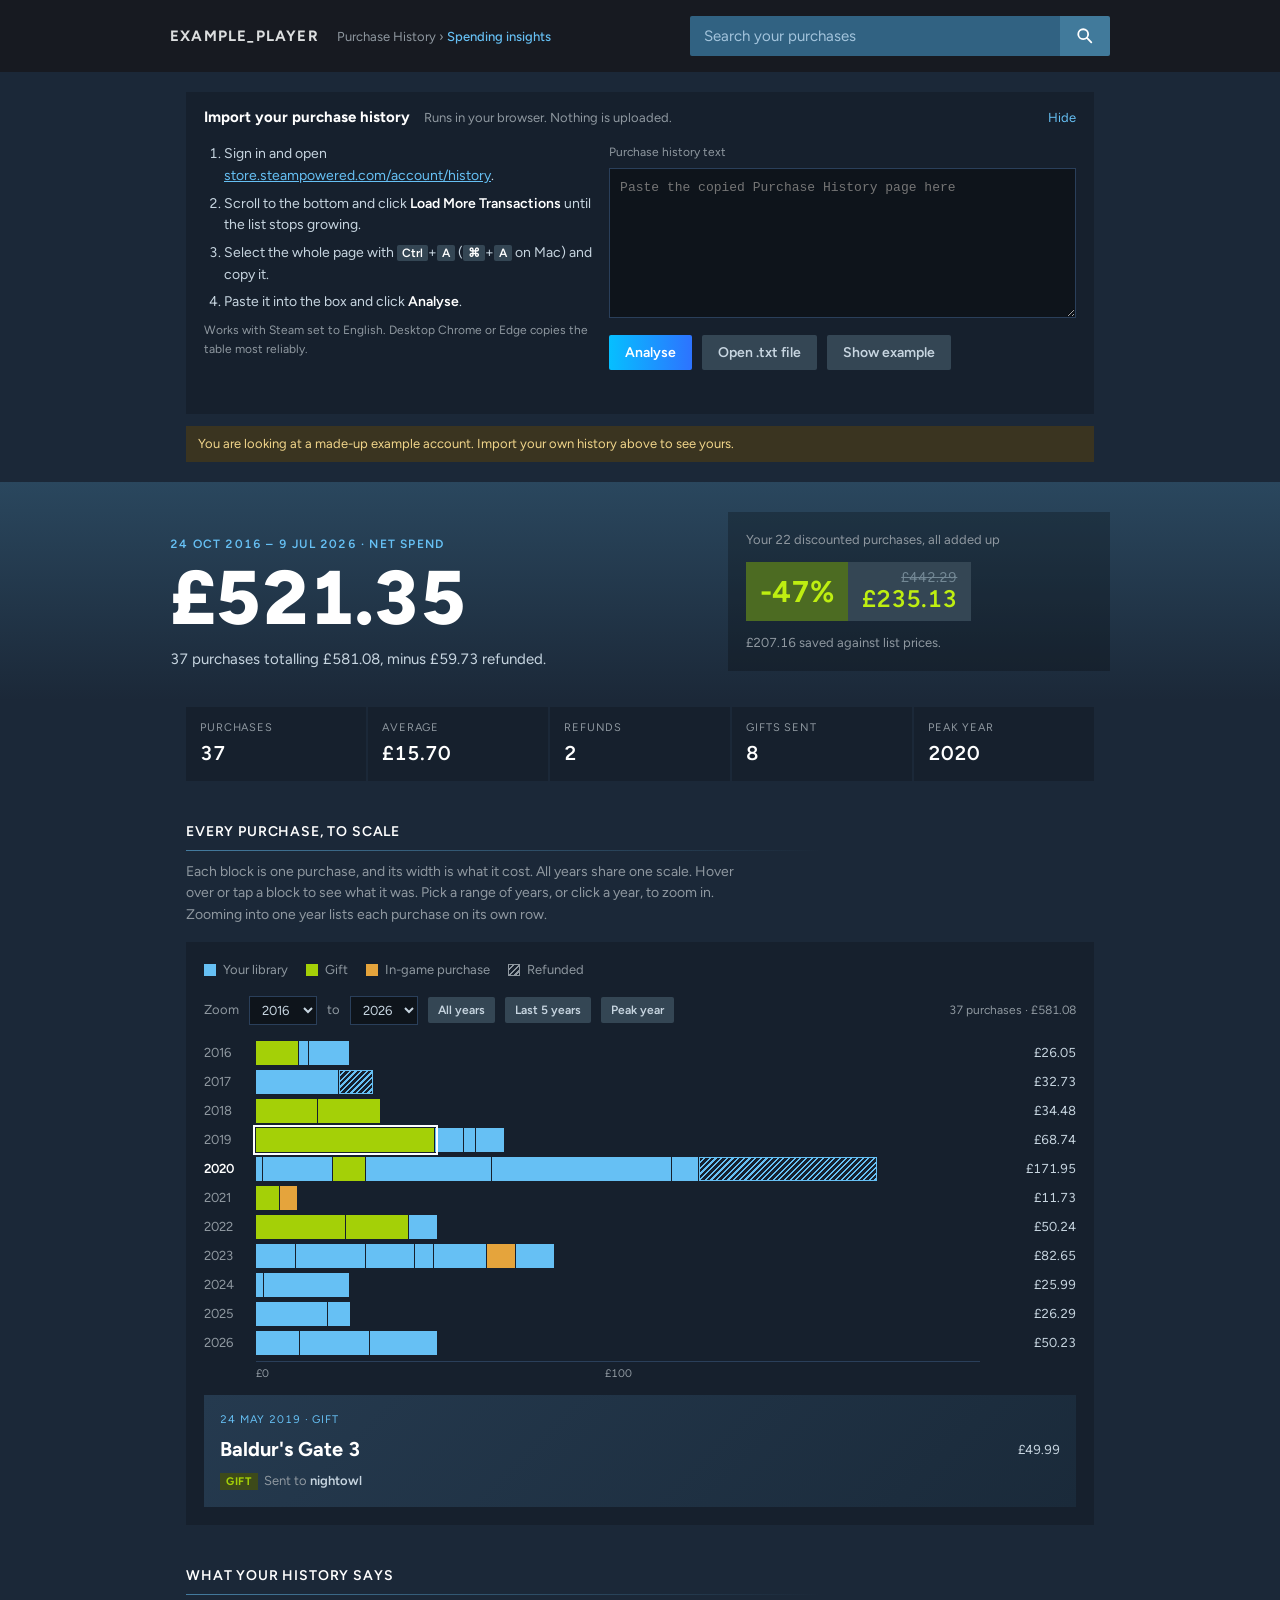
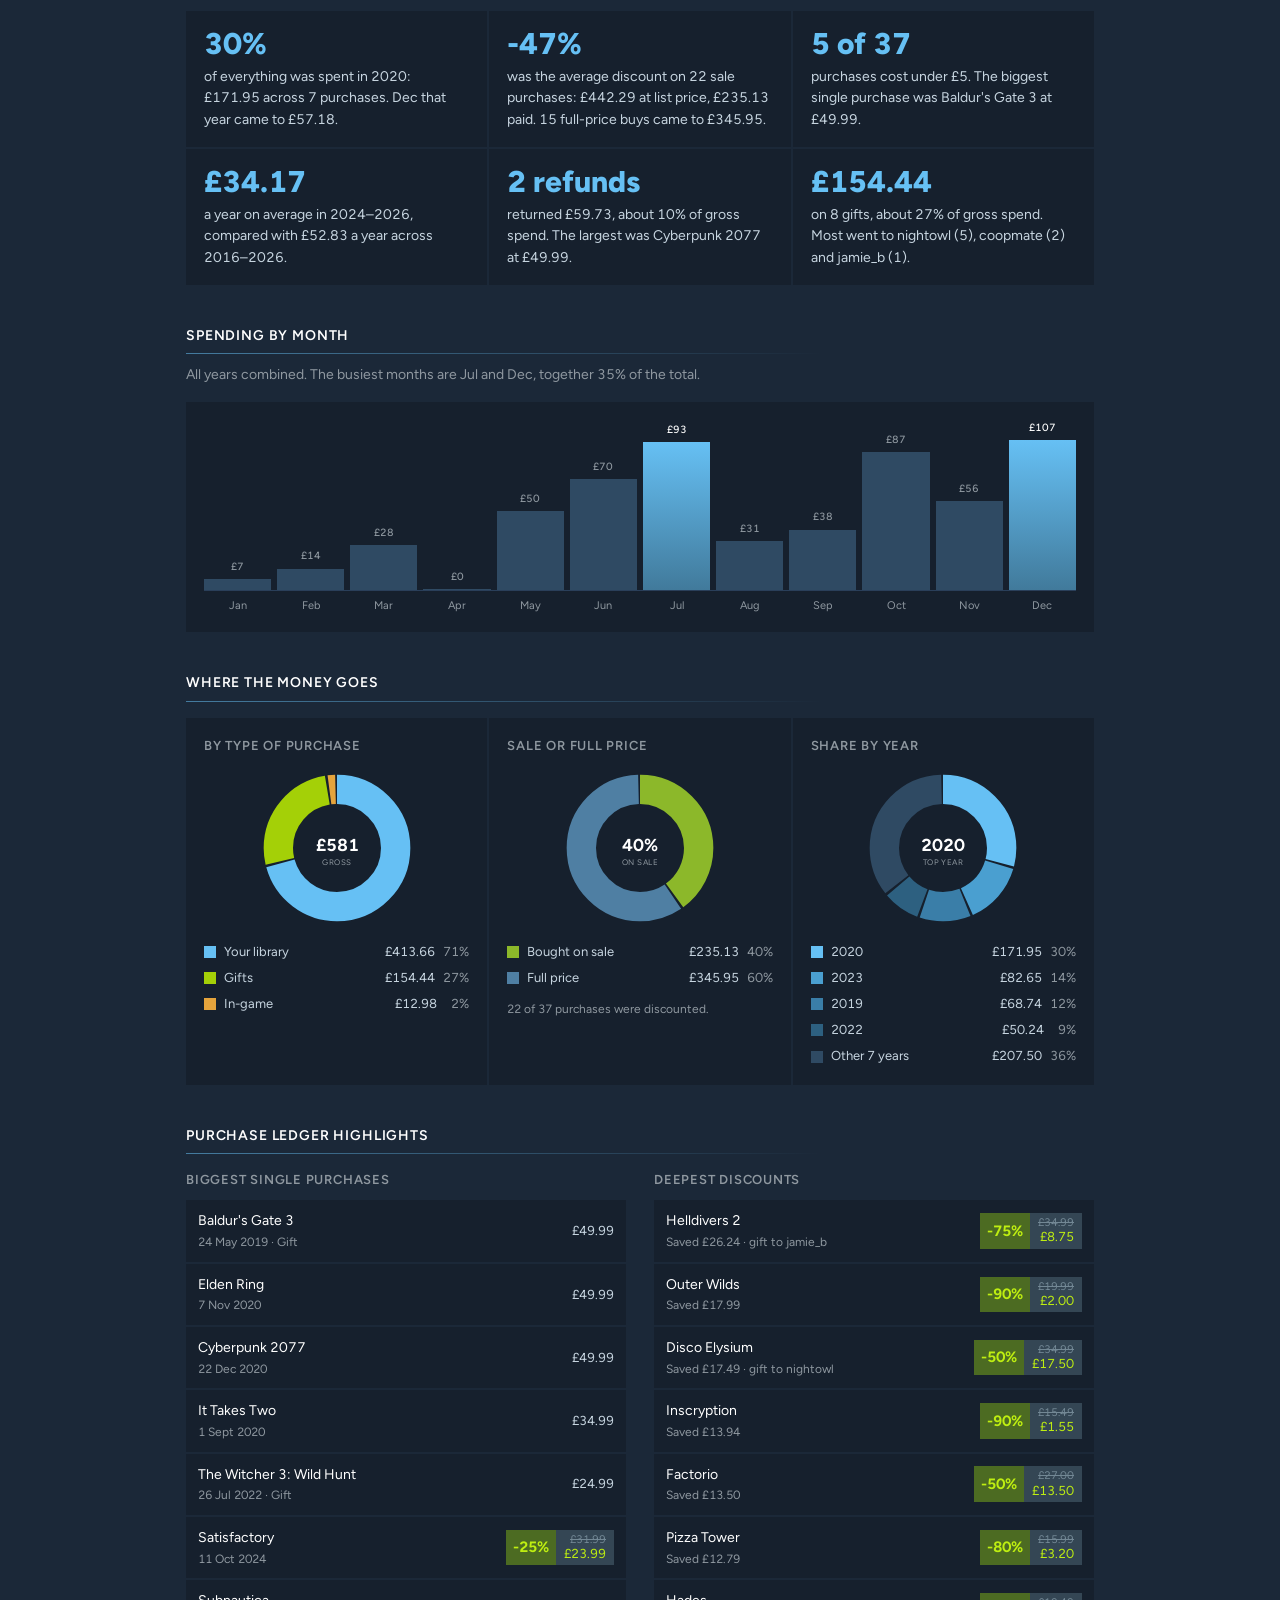
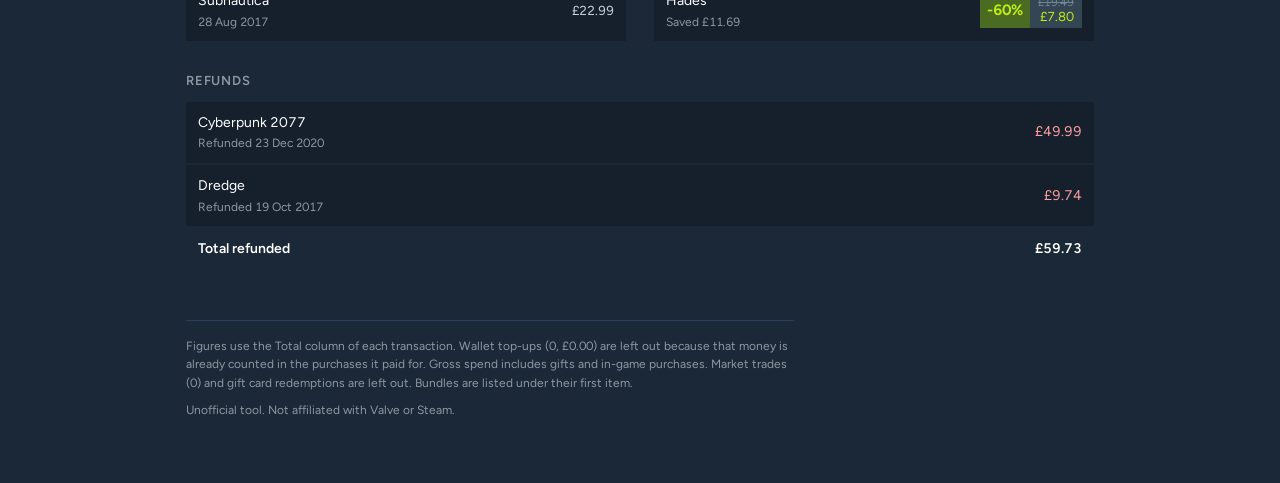
<file: public/index.html>
<!doctype html><html><head><meta charset=utf8><meta name=viewport content="width=device-width,initial-scale=1,viewport-fit=cover"><style>:root{color-scheme:light;box-sizing:border-box;padding-top:env(safe-area-inset-top,0px);padding-bottom:env(safe-area-inset-bottom,0px)}html{scroll-padding-top:env(safe-area-inset-top,0px)}body{margin:0;padding:0;font:14px -apple-system,BlinkMacSystemFont,sans-serif;background:#fff;color:#000}img{max-width:100%}[hidden]:not([hidden=until-found i]){display:none!important}</style></head><body>
<title>Steam Spending Analyser</title>
<link rel="preconnect" href="https://fonts.gstatic.com" crossorigin>
<link rel="stylesheet" href="https://fonts.googleapis.com/css2?family=Figtree:wght@400;500;600;700;800&display=swap">
<link rel="stylesheet" href="style.css?v=dev">

<div class="topbar"><div class="topbar-in">
  <span class="user" id="user">Steam account</span>
  <span class="crumbs">Purchase History › <b>Spending insights</b></span>
  <div class="search-slot" id="searchslot"></div>
</div></div>

<div class="wrap">
  <details class="import" id="import" open>
    <summary><span class="ttl">Import your purchase history</span><span class="hint" id="hint">Runs in your browser. Nothing is uploaded.</span><span class="chev"></span></summary>
    <div class="import-body">
      <div>
        <ol class="steps">
          <li>Sign in and open <a href="https://store.steampowered.com/account/history/" target="_blank" rel="noopener">store.steampowered.com/account/history</a>.</li>
          <li>Scroll to the bottom and click <b>Load More Transactions</b> until the list stops growing.</li>
          <li>Select the whole page with <kbd>Ctrl</kbd>+<kbd>A</kbd> (<kbd>⌘</kbd>+<kbd>A</kbd> on Mac) and copy it.</li>
          <li>Paste it into the box and click <b>Analyse</b>.</li>
        </ol>
        <p class="note">Works with Steam set to English. Desktop Chrome or Edge copies the table most reliably.</p>
      </div>
      <div>
        <label for="raw" class="note" style="display:block;margin:0 0 6px">Purchase history text</label>
        <textarea id="raw" placeholder="Paste the copied Purchase History page here"></textarea>
        <div class="actions">
          <button class="btn go" id="go" type="button">Analyse</button>
          <label class="filebtn">Open .txt file<input type="file" id="file" accept=".txt,text/plain"></label>
          <button class="btn plain" id="reset" type="button">Show example</button>
          <button class="btn plain" id="clear" type="button" hidden>Clear saved import</button>
        </div>
        <p class="status" id="status" role="status"></p>
      </div>
    </div>
  </details>
  <div class="banner" id="banner">You are looking at a made-up example account. Import your own history above to see yours.</div>
</div>

<div id="report"></div>

<script src="parser.js?v=dev"></script>
<script src="sample.js?v=dev"></script>
<script src="app.js?v=dev"></script>

</body></html>
</file>
<file: public/style.css>
:root{
  --bg:#1b2838; --bar:#171a21; --panel:#16202d; --panel-hi:#1f2f40; --rule:#2a3f5a;
  --ink:#c7d5e0; --bright:#ffffff; --muted:#8f98a0; --blue:#66c0f4;
  --own:#66c0f4; --gift:#a4d007; --game:#e5a43c;
  --deal-bg:#4c6b22; --deal:#beee11; --price-bg:#344654; --was:#738895;
  --bad-bg:#4a2a2a; --bad:#ff9e9e;
  --ui:"Motiva Sans","Figtree",Arial,Helvetica,sans-serif;
  color-scheme:dark;
}
*{box-sizing:border-box}
body{margin:0;background:var(--bg);color:var(--ink);font:15px/1.55 var(--ui);font-variant-numeric:tabular-nums;-webkit-font-smoothing:antialiased}
a{color:var(--blue)}

.topbar{background:var(--bar);padding-inline:16px}
.topbar-in{max-width:940px;margin:0 auto;padding-block:16px;display:flex;flex-wrap:wrap;align-items:baseline;gap:6px 18px}
.user{font-weight:700;font-size:15px;letter-spacing:.08em;text-transform:uppercase;color:#dcdedf;overflow-wrap:anywhere}
.crumbs{font-size:13px;color:var(--muted)}
.crumbs b{color:var(--blue);font-weight:500}

.wrap{max-width:940px;margin:0 auto;padding-inline:16px}

.import{margin-top:20px;background:var(--panel)}
.import summary{cursor:pointer;list-style:none;padding:14px 18px;display:flex;flex-wrap:wrap;align-items:center;gap:8px 14px}
.import summary::-webkit-details-marker{display:none}
.import summary .ttl{font-weight:700;color:var(--bright);font-size:15px}
.import summary .hint{font-size:13px;color:var(--muted)}
.import summary .chev{margin-left:auto;color:var(--blue);font-size:13px}
.import[open] summary .chev::after{content:"Hide"} .import:not([open]) summary .chev::after{content:"Show"}
.import-body{padding:0 18px 18px;display:grid;gap:16px}
@media(min-width:760px){.import-body{grid-template-columns:minmax(0,1fr) minmax(0,1.2fr)}}
.steps{margin:0;padding-left:20px;font-size:14px;display:grid;gap:6px}
.steps b{color:var(--bright);font-weight:600}
kbd{font:600 12px var(--ui);background:var(--price-bg);color:var(--bright);padding:1px 5px;border-radius:2px}
.note{font-size:12px;color:var(--muted);margin:8px 0 0}
textarea{width:100%;min-height:150px;resize:vertical;background:#0e141b;color:var(--ink);border:1px solid var(--rule);padding:10px;font:13px/1.4 ui-monospace,Menlo,monospace}
textarea:focus-visible,button:focus-visible,.filebtn:focus-within{outline:2px solid var(--blue);outline-offset:2px}
.actions{display:flex;flex-wrap:wrap;gap:10px;align-items:center;margin-top:10px}
.btn{appearance:none;border:0;cursor:pointer;font:600 14px var(--ui);padding:9px 16px;border-radius:2px}
.btn.go{background:linear-gradient(90deg,#06bfff,#2d73ff);color:#fff}
.btn.go:hover{background:linear-gradient(90deg,#06bfff,#06bfff)}
.btn.plain,.filebtn{background:var(--price-bg);color:var(--ink)}
.btn.plain:hover,.filebtn:hover{background:#3f5566;color:#fff}
.filebtn{font:600 14px var(--ui);padding:9px 16px;border-radius:2px;cursor:pointer;position:relative}
.filebtn input{position:absolute;inset:0;opacity:0;cursor:pointer;width:100%}
.status{font-size:13px;margin:10px 0 0;min-height:1.2em}
.status.ok{color:var(--deal)} .status.err{color:var(--bad)}
.banner{margin-top:12px;background:#3a3420;color:#f1d58a;font-size:13px;padding:8px 12px}

.hero{padding:30px 16px 30px;margin-top:20px;background:linear-gradient(180deg,#2a475e 0%,rgba(42,71,94,0) 100%)}
.hero-in{max-width:940px;margin:0 auto;display:grid;gap:24px}
@media(min-width:760px){.hero-in{grid-template-columns:minmax(0,1.4fr) minmax(0,1fr);align-items:end}}
.kicker{font-size:12px;font-weight:600;letter-spacing:.1em;text-transform:uppercase;color:var(--blue);margin:0 0 6px}
h1{margin:0;color:var(--bright);font-weight:800;font-size:clamp(44px,9vw,76px);line-height:1;letter-spacing:-.02em;overflow-wrap:anywhere}
.lede{margin:12px 0 0;max-width:52ch}
.dealcard{background:rgba(0,0,0,.25);padding:18px;display:grid;gap:12px}
.dealcard p{margin:0;font-size:13px;color:var(--muted)}

.disc{display:inline-flex;align-items:stretch;line-height:1.1;white-space:nowrap}
.disc .pct{background:var(--deal-bg);color:var(--deal);font-weight:700;display:flex;align-items:center;padding:0 7px;font-size:15px}
.disc .px{background:var(--price-bg);display:flex;flex-direction:column;justify-content:center;align-items:flex-end;padding:4px 8px;gap:1px}
.disc .was{color:var(--was);text-decoration:line-through;font-size:11px}
.disc .now{color:var(--deal);font-size:13px}
.disc.full .px{background:transparent;padding:0}
.disc.full .now{color:var(--ink)}
.disc.big .pct{font-size:30px;padding:0 14px}
.disc.big .px{padding:8px 14px}
.disc.big .was{font-size:14px}
.disc.big .now{font-size:24px;font-weight:600}

.stats{display:grid;grid-template-columns:repeat(auto-fit,minmax(130px,1fr));gap:2px;margin:6px 0 0;padding:0}
.stats div{background:var(--panel);padding:12px 14px}
.stats dt{font-size:11px;letter-spacing:.08em;text-transform:uppercase;color:var(--muted)}
.stats dd{margin:2px 0 0;font-size:20px;font-weight:600;color:var(--bright)}

section{padding-top:40px}
h2{margin:0 0 4px;font-size:14px;font-weight:600;letter-spacing:.06em;text-transform:uppercase;color:var(--bright);padding-bottom:8px;
   background:linear-gradient(90deg,rgba(102,192,244,.55),rgba(102,192,244,0) 70%) no-repeat left bottom/100% 1px}
.intro{color:var(--muted);max-width:64ch;margin:10px 0 16px;font-size:14px}
.panel{background:var(--panel);padding:18px;min-width:0}

.legend{display:flex;flex-wrap:wrap;gap:6px 18px;margin:0 0 16px;padding:0;list-style:none;font-size:13px;color:var(--muted)}
.legend li{display:flex;align-items:center;gap:7px}
.sw{width:12px;height:12px;display:inline-block;background:var(--c)}
.sw.own{--c:var(--own)}.sw.gift{--c:var(--gift)}.sw.game{--c:var(--game)}
.sw.ref{--c:var(--muted);background:repeating-linear-gradient(135deg,var(--c) 0 1.5px,transparent 1.5px 4px);box-shadow:inset 0 0 0 1px var(--c)}


.chartwrap{--lw:40px}.chartwrap.one{--lw:54px}
.zoom{display:flex;flex-wrap:wrap;gap:8px 10px;align-items:center;margin:0 0 16px;font-size:13px;color:var(--muted)}
.zoom select{background:#0e141b;color:var(--ink);border:1px solid var(--rule);padding:5px 8px;font:13px var(--ui)}
.zoom select:focus-visible,.zbtn:focus-visible,button.y:focus-visible{outline:2px solid var(--blue);outline-offset:2px}
.zbtn{appearance:none;border:0;background:var(--price-bg);color:var(--ink);font:600 12px var(--ui);padding:6px 10px;border-radius:2px;cursor:pointer}
.zbtn:hover{background:#3f5566;color:#fff}
.zinfo{margin-left:auto;font-size:12px}
button.y{appearance:none;background:none;border:0;padding:0;text-align:left;font:13px var(--ui);cursor:pointer}
button.y:hover{color:var(--blue);text-decoration:underline}
.strip.one{flex:none}
.nm2{flex:1;min-width:0;margin-left:10px;align-self:center;font-size:12px;color:var(--muted);white-space:nowrap;overflow:hidden;text-overflow:ellipsis}
.chart{display:grid;gap:5px}
.yr{display:grid;grid-template-columns:var(--lw) minmax(0,1fr) 84px;align-items:center;gap:12px}
.yr .y{font-size:13px;color:var(--muted)}
.yr.peak .y{color:var(--bright);font-weight:600}
.yr .t{font-size:13px;text-align:right}
.lane{height:24px;display:flex;align-items:stretch;min-width:0}
.strip{display:flex;height:100%;max-width:100%}
.none{align-self:center;font-size:12px;color:#56636f}
.s{--c:var(--own);appearance:none;border:0;padding:0;margin:0;background:var(--c);border-right:1px solid var(--panel);min-width:3px;cursor:pointer;flex:var(--w) 1 0}
.s.gift{--c:var(--gift)}.s.game{--c:var(--game)}
.s.ref{background:repeating-linear-gradient(135deg,var(--c) 0 1.5px,transparent 1.5px 4px);box-shadow:inset 0 0 0 1px var(--c)}
.s:hover,.s:focus-visible,.s.on{outline:2px solid var(--bright);outline-offset:1px;position:relative;z-index:1}
.axis{display:grid;grid-template-columns:var(--lw) minmax(0,1fr) 84px;gap:12px;margin-top:6px}
.axis div{position:relative;height:16px;border-top:1px solid var(--rule)}
.axis div span{position:absolute;top:3px;transform:translateX(-50%);font-size:11px;color:var(--muted)}
.axis div span:first-child{transform:none}

.readout{margin-top:18px;padding:14px 16px;background:linear-gradient(135deg,#253a4f,#1a2a3a);min-height:112px;display:grid;grid-template-columns:minmax(0,1fr) auto;gap:6px 16px;align-items:center}
.ro-meta{grid-column:1/-1;font-size:11px;letter-spacing:.08em;text-transform:uppercase;color:var(--blue)}
.ro-name{font-size:20px;font-weight:700;color:var(--bright);line-height:1.2;min-width:0;overflow-wrap:anywhere}
.ro-name small{display:block;font-size:13px;font-weight:400;color:var(--muted)}
.ro-tag{grid-column:1/-1;font-size:13px;color:var(--muted)}
.ro-tag b{color:var(--ink);font-weight:600}
.tag{font-size:11px;font-weight:700;letter-spacing:.06em;text-transform:uppercase;padding:2px 6px;margin-right:6px}
.tag.ref{background:var(--bad-bg);color:var(--bad)} .tag.gift{background:#3d4a1a;color:var(--gift)}

.notes{display:grid;grid-template-columns:repeat(auto-fit,minmax(260px,1fr));gap:2px;margin:16px 0 0;padding:0;list-style:none}
.notes li{background:var(--panel);padding:16px 18px;min-width:0}
.notes .fig{display:block;font-size:30px;font-weight:800;color:var(--blue);line-height:1.1;margin-bottom:6px;overflow-wrap:anywhere}
.notes p{margin:0;font-size:14px}

.months{display:grid;grid-template-columns:repeat(12,minmax(0,1fr));gap:6px;height:170px;align-items:end}
.m{display:flex;flex-direction:column;justify-content:flex-end;height:100%;min-width:0;text-align:center}
.m i{display:block;background:#2f4a63;min-height:1px}
.m.hi i{background:linear-gradient(180deg,#66c0f4,#417a9b)}
.m b{font-size:10.5px;font-weight:500;color:var(--muted);margin-bottom:4px;white-space:nowrap}
.m.hi b{color:var(--bright)}
.mlabels{display:grid;grid-template-columns:repeat(12,minmax(0,1fr));gap:6px;border-top:1px solid var(--rule);padding-top:6px}
.mlabels span{font-size:11px;color:var(--muted);text-align:center}


.donuts{display:grid;grid-template-columns:repeat(auto-fit,minmax(250px,1fr));gap:2px;margin-top:16px}
.donut{background:var(--panel);padding:18px;min-width:0}
.donut h3{margin:0 0 12px;font-size:13px;font-weight:600;letter-spacing:.06em;text-transform:uppercase;color:var(--muted)}
.dsvg{width:160px;max-width:100%;height:auto;display:block;margin:0 auto 14px}
.dsvg circle.sl{fill:none;stroke-width:22}
.dsvg circle.sl:hover{stroke-width:25}
.dsvg text{fill:var(--bright);text-anchor:middle;font-family:var(--ui)}
.dsvg .c1{font-size:13px;font-weight:700}.dsvg .c2{font-size:6px;fill:var(--muted);letter-spacing:.06em;text-transform:uppercase}
.dleg{list-style:none;margin:0;padding:0;display:grid;gap:6px;font-size:13px}
.dleg li{display:grid;grid-template-columns:12px minmax(0,1fr) auto auto;gap:8px;align-items:center}
.dleg .dot{width:12px;height:12px;background:var(--c)}
.dleg .p{color:var(--muted);min-width:3ch;text-align:right}
.dnote{margin:12px 0 0;font-size:12px;color:var(--muted)}

.ledgers{display:grid;grid-template-columns:1fr;gap:28px;margin-top:16px}
@media(min-width:780px){.ledgers{grid-template-columns:1fr 1fr}}
.ledger{min-width:0}
.ledger.wide{grid-column:1/-1}
.ledger h3{margin:0 0 8px;font-size:13px;font-weight:600;letter-spacing:.06em;text-transform:uppercase;color:var(--muted)}
.tw{overflow-x:auto}
table{width:100%;border-collapse:separate;border-spacing:0 2px;font-size:14px}
th{font-size:11px;font-weight:500;letter-spacing:.08em;text-transform:uppercase;color:var(--muted);text-align:left;padding:0 12px 4px}
td{background:var(--panel);padding:10px 12px;vertical-align:middle}
tbody tr:hover td{background:var(--panel-hi)}
td .nm{color:var(--bright)}
td small{display:block;color:var(--muted);font-size:12px;margin-top:1px}
.r{text-align:right;white-space:nowrap}
.refund-amt{color:var(--bad)}
tfoot td{background:transparent;font-weight:600;color:var(--bright);padding-top:10px}
.empty{color:var(--muted);font-size:14px;background:var(--panel);padding:14px}

footer{margin-top:48px;padding-block:16px 56px;border-top:1px solid var(--rule);font-size:12px;color:var(--muted);max-width:76ch}
footer p{margin:0 0 8px}

@media(max-width:520px){
  .chartwrap{--lw:34px}.chartwrap.one{--lw:50px}
  .yr,.axis{grid-template-columns:var(--lw) minmax(0,1fr) 70px;gap:8px}
  .yr .t,.yr .y{font-size:11.5px}
  .months{height:130px}
  .m b{display:none}
  .mlabels span{font-size:9.5px}
  .disc.big .pct{font-size:24px}
  .disc.big .now{font-size:20px}
}

.search-slot{flex:1 1 280px;max-width:420px;margin-left:auto}
.search{position:relative;display:flex}
.search input{flex:1;min-width:0;appearance:none;border:0;border-radius:2px 0 0 2px;background:#316282;color:var(--bright);font:15px var(--ui);padding:11px 14px}
.search input::placeholder{color:#a3c4dc}
.search input::-webkit-search-cancel-button{filter:invert(1)}
.search input:focus-visible{outline:2px solid var(--blue);outline-offset:-2px}
.search button{appearance:none;border:0;border-radius:0 2px 2px 0;background:#417a9b;color:var(--bright);padding:0 16px;cursor:pointer;display:flex;align-items:center}
.search button:hover{background:#4e8fb4}
.search button:focus-visible{outline:2px solid var(--blue);outline-offset:2px}
.sres{position:absolute;top:100%;left:0;right:0;z-index:5;margin:0;padding:0;list-style:none;background:#c6d4df;color:#1b2838;box-shadow:0 8px 24px rgba(0,0,0,.5);max-height:60vh;overflow-y:auto}
.sres li{display:flex;align-items:center;justify-content:space-between;gap:12px;padding:8px 12px;cursor:pointer}
.sres li[role=option]:hover,.sres li.on{background:#a9bfd0}
.sres .sn{min-width:0;font-weight:600;overflow-wrap:anywhere}
.sres .sn small{display:block;font-weight:400;font-size:12px;color:#4b5f72}
.sres .sm{cursor:default;font-size:13px;color:#4b5f72}
.sres .disc .px{background:#1b2838}
</file>
